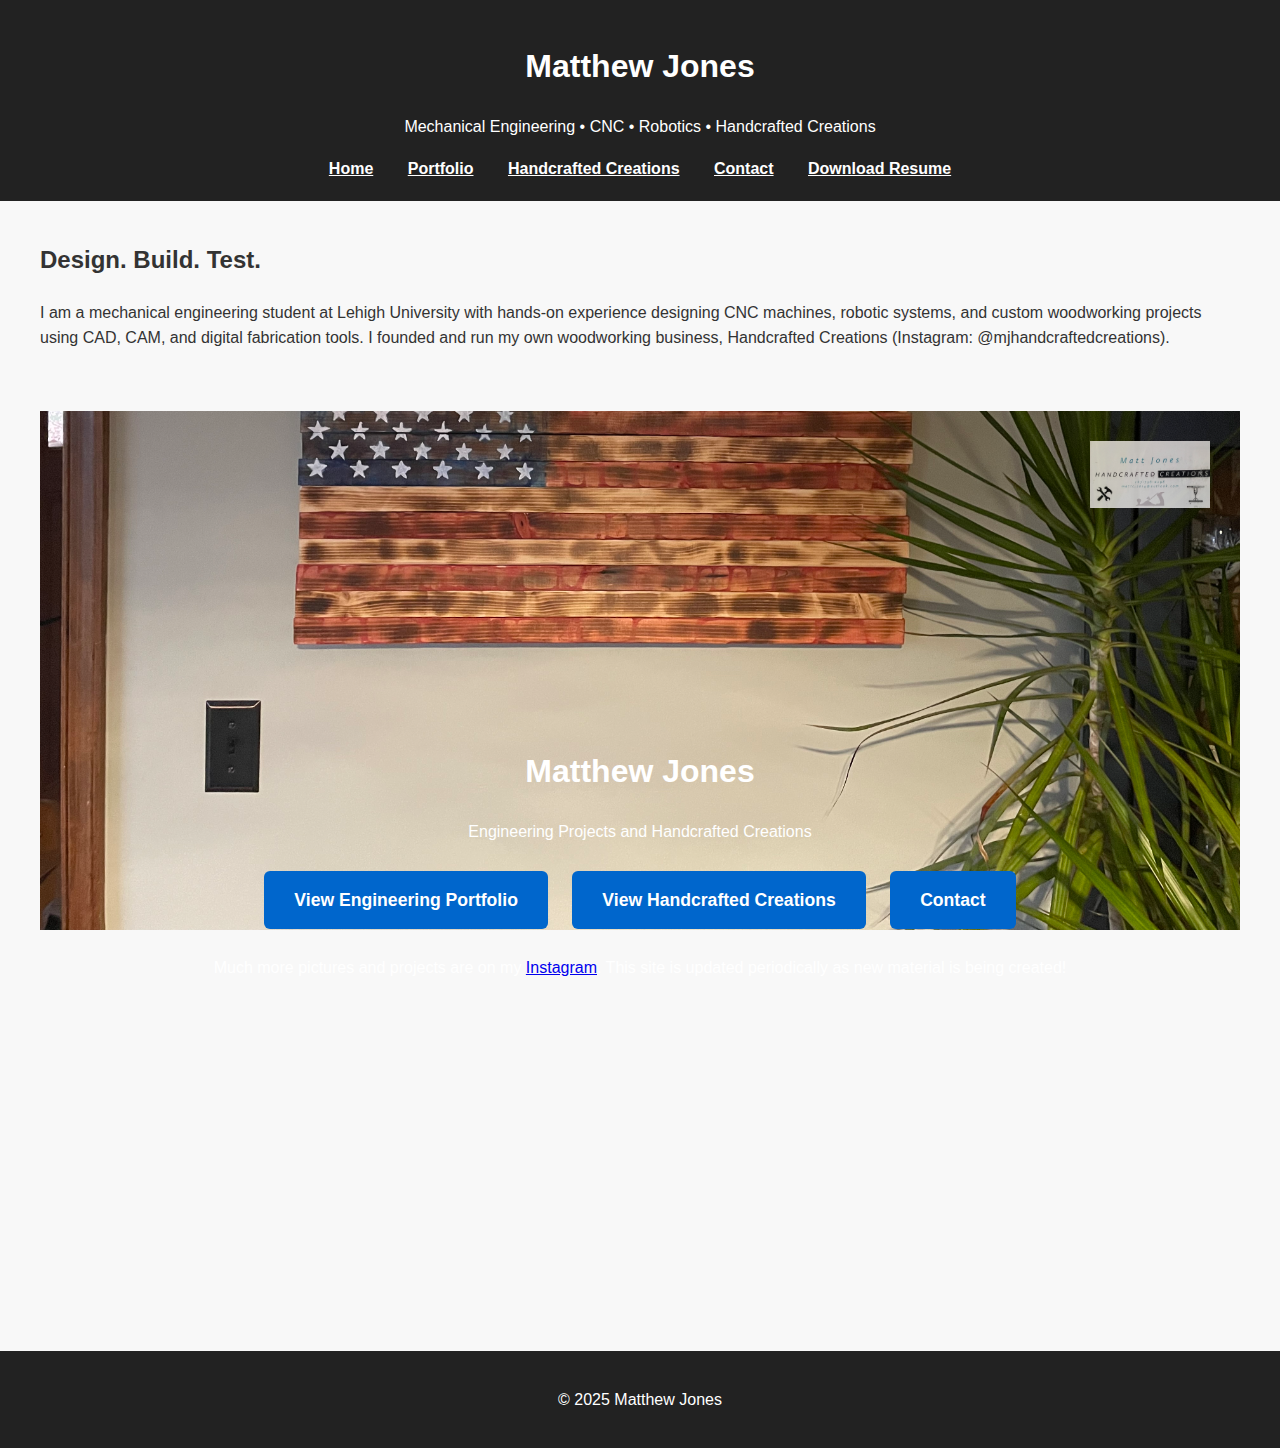
<file: index.html>
<!DOCTYPE html>
<html lang="en">
<head>
  <meta charset="UTF-8">
  <title>Matthew Jones | Engineering Portfolio</title>

  <!-- Link CSS -->
  <link rel="stylesheet" href="css/style.css">
</head>

<body>

<header class="site-header">
  <h1>Matthew Jones</h1>
  <p>Mechanical Engineering • CNC • Robotics • Handcrafted Creations</p>

  <nav>
    <a href="index.html">Home</a>
    <a href="portfolio.html">Portfolio</a>
    <a href="handcrafted.html">Handcrafted Creations</a>
    <a href="contact.html">Contact</a>
    <a href="assets/Matthew_Jones_Resume.pdf" target="_blank" class="resume-btn">
      Download Resume
    </a>
  </nav>
</header>

<main>

  <!-- Intro Section -->
  <section class="section-spacing intro-block">
    <h2>Design. Build. Test.</h2>
    <p>
      I am a mechanical engineering student at Lehigh University with hands-on experience
      designing CNC machines, robotic systems, and custom woodworking projects using CAD,
      CAM, and digital fabrication tools. I founded and run my own woodworking business,
      Handcrafted Creations (Instagram: @mjhandcraftedcreations).
    </p>
  </section>
  <!-- Hero Section -->
  <section class="hero">
    <img class="hero-logo" src="images/logo/handcrafted-logo.jpg" alt="Handcrafted Creations Logo">

    <div class="hero-content">
      <h1>Matthew Jones</h1>
      <p>Engineering Projects and Handcrafted Creations</p>
      <div class="home-links">
        <a href="portfolio.html">View Engineering Portfolio</a>
        <a href="handcrafted.html">View Handcrafted Creations</a>
        <a href="contact.html">Contact</a>
      </div>
      <p class="under-construction">
        Much more pictures and projects are on my 
  	<a href="https://www.instagram.com/mjhandcraftedcreations/" target="_blank">Instagram</a>.
  	This site is updated periodically as new material is being created!
      </p>
    </div>
  </section>

  

</main>

<footer>
  <p>© 2025 Matthew Jones</p>
</footer>

</body>
</html>
</file>
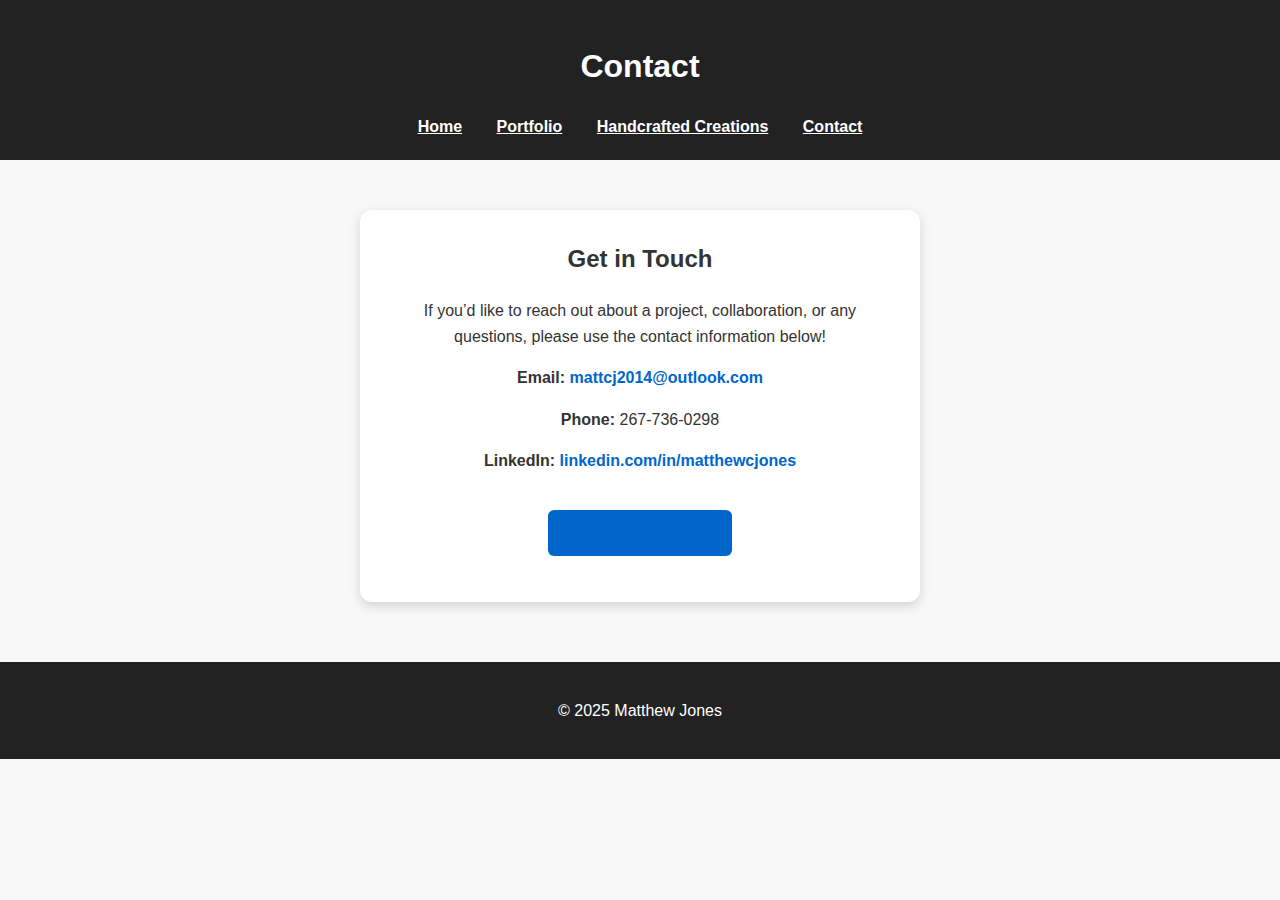
<file: contact.html>
<!DOCTYPE html>
<html lang="en">
<head>
  <meta charset="UTF-8">
  <title>Contact | Matthew Jones</title>
  <link rel="stylesheet" href="css/style.css">
</head>

<body>

<header class="site-header">
  <h1>Contact</h1>
  <nav>
    <a href="index.html">Home</a>
    <a href="portfolio.html">Portfolio</a>
    <a href="handcrafted.html">Handcrafted Creations</a>
    <a href="contact.html">Contact</a>
  </nav>
</header>

<main>
  <section class="section-spacing">
    <div class="contact-block">
      <h2>Get in Touch</h2>
      <p>If you’d like to reach out about a project, collaboration, or any questions, please use the contact information below!</p>

      <p><strong>Email:</strong> <a href="mailto:mattcj2014@outlook.com">mattcj2014@outlook.com</a></p>
      <p><strong>Phone:</strong> 267-736-0298</p>
      <p><strong>LinkedIn:</strong> <a href="https://www.linkedin.com/in/matthew-c-jones-4859a9270/" target="_blank">linkedin.com/in/matthewcjones</a></p>

      <p><a href="docs/Matthew_Jones_Resume.pdf" download class="download-resume">Download Resume</a></p>
    </div>
  </section>
</main>

<footer>
  <p>© 2025 Matthew Jones</p>
</footer>

</body>
</html>
</file>
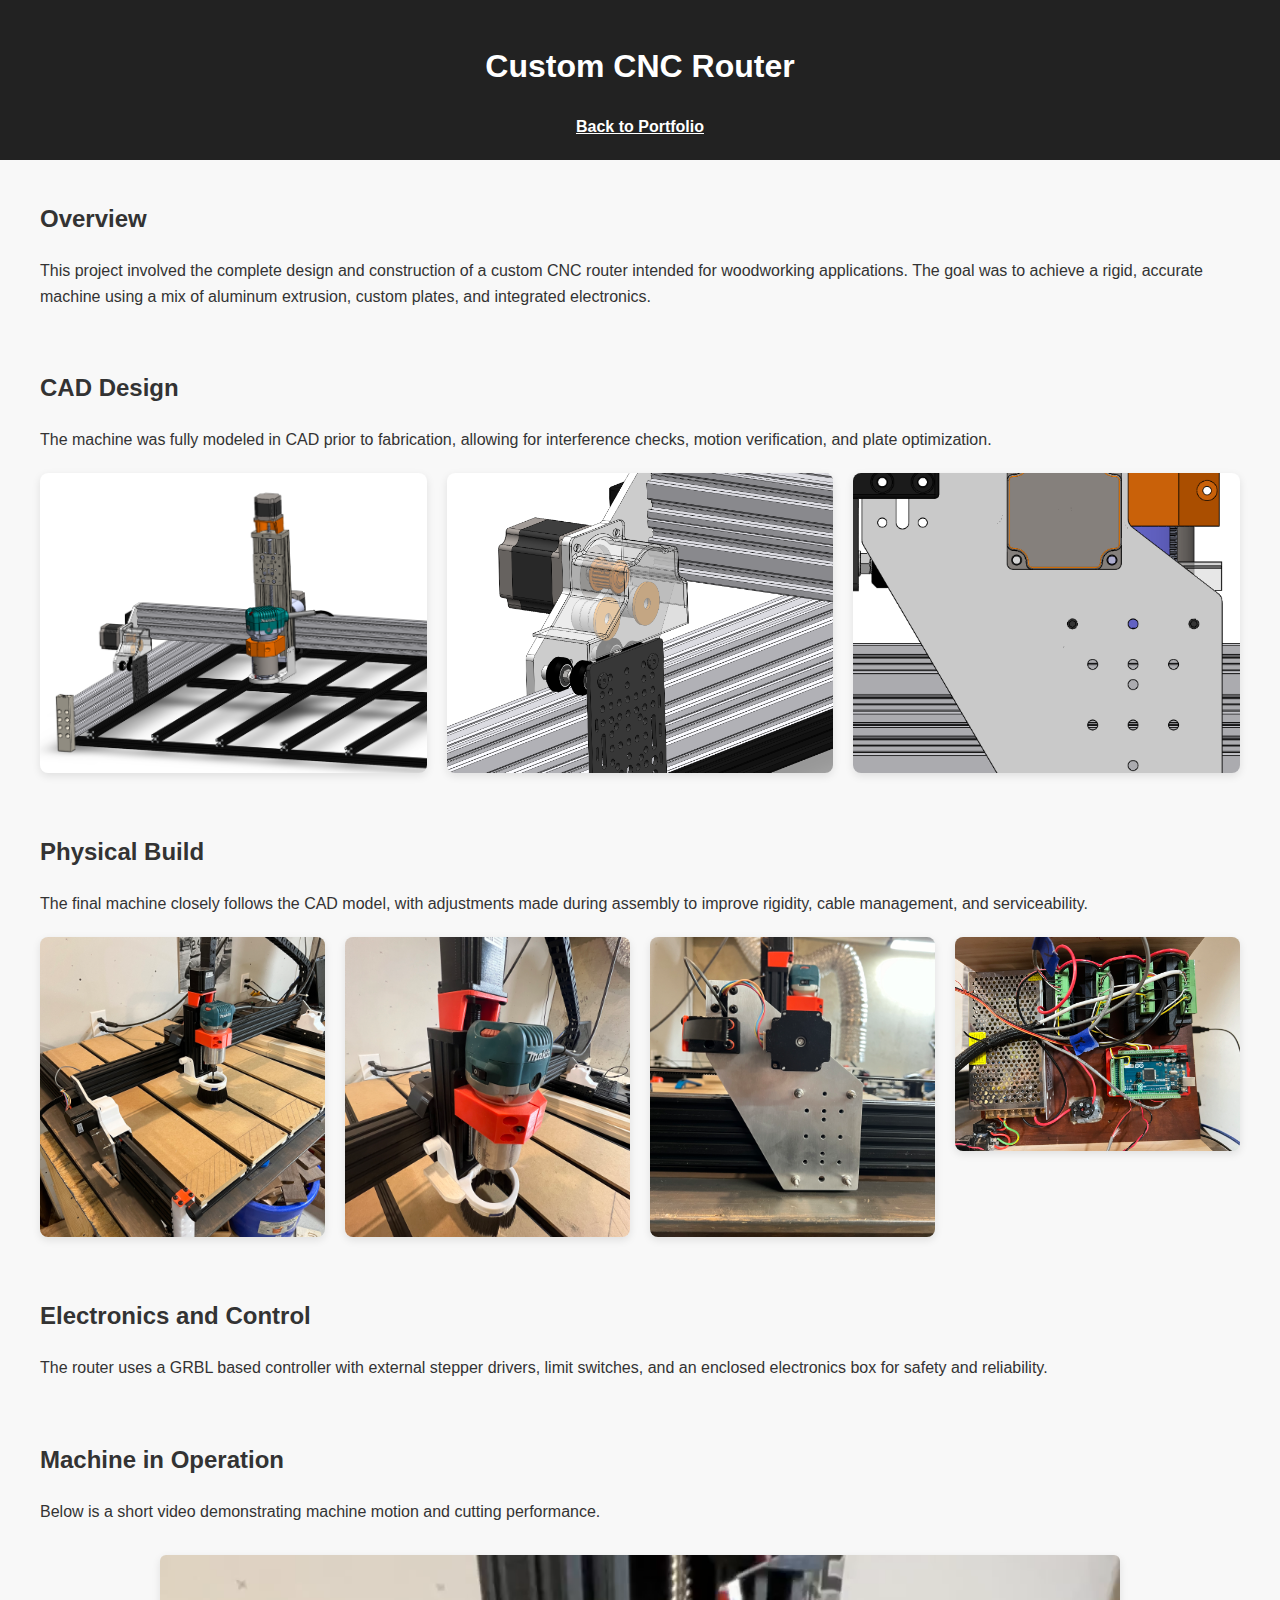
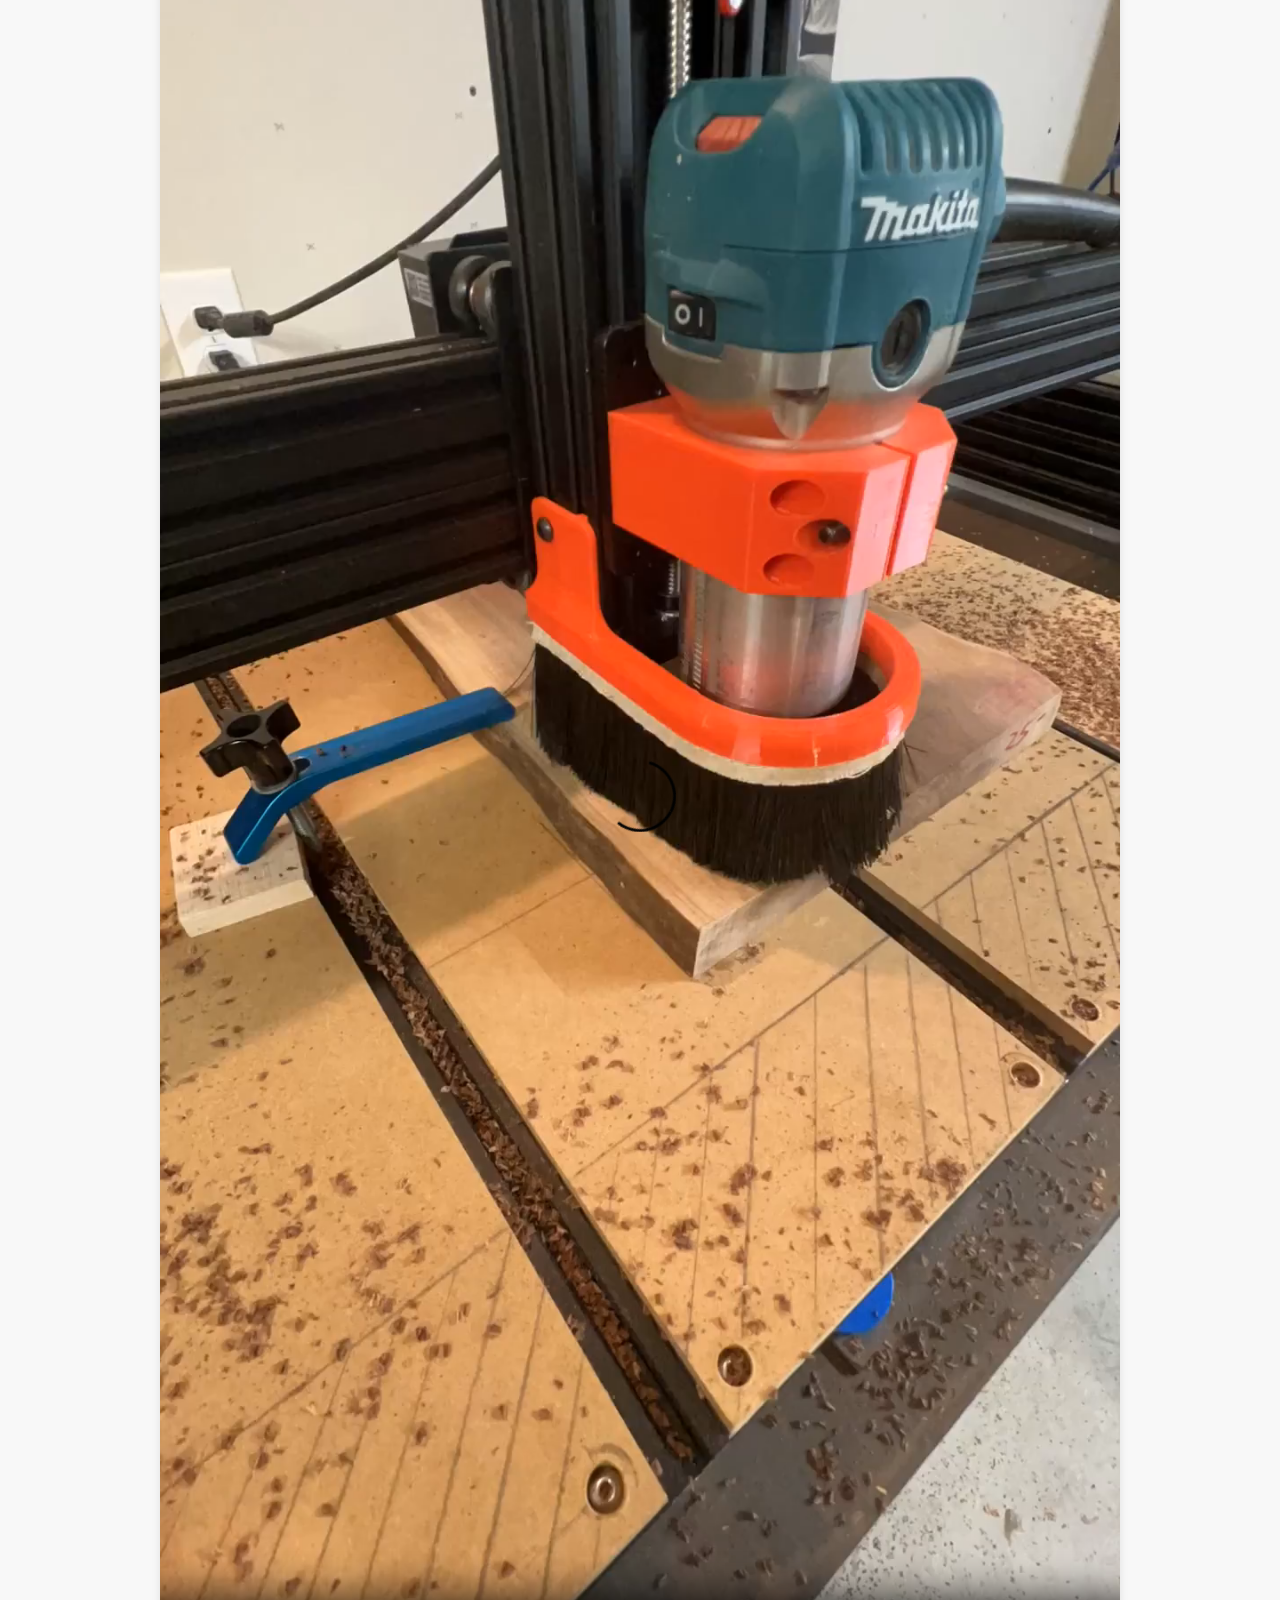
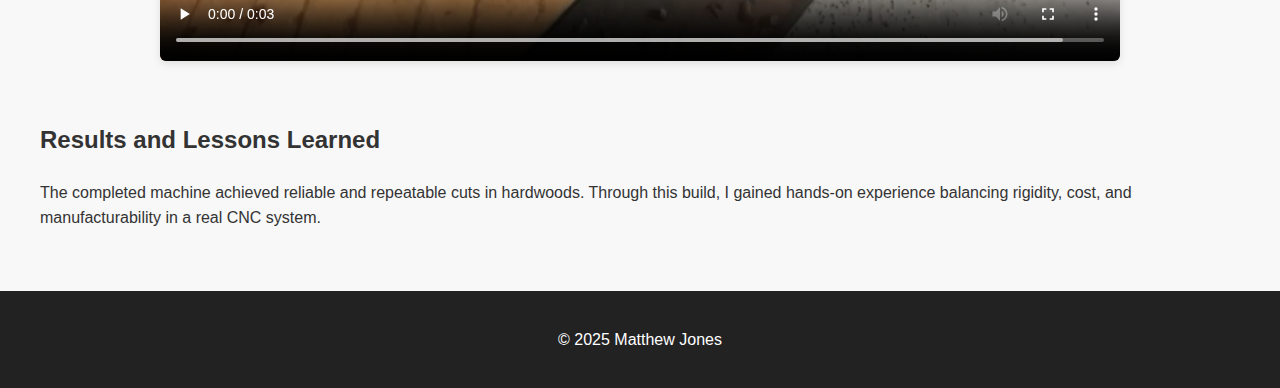
<file: projects/cnc-router.html>
<!DOCTYPE html>
<html lang="en">
<head>
  <meta charset="UTF-8">
  <title>Custom CNC Router | Matthew Jones</title>
  <link rel="stylesheet" href="../css/style.css">
</head>

<body>

<header class="site-header">
  <h1>Custom CNC Router</h1>
  <nav>
    <a href="../portfolio.html">Back to Portfolio</a>
  </nav>
</header>

<main class="project-container">

  <!-- ===== Overview ===== -->
  <section class="section-spacing">
    <h2>Overview</h2>
    <p>
      This project involved the complete design and construction of a custom CNC
      router intended for woodworking applications. The goal was to achieve a rigid,
      accurate machine using a mix of aluminum extrusion, custom plates, and
      integrated electronics.
    </p>
  </section>

  <!-- ===== CAD Design ===== -->
  <section class="section-spacing">
    <h2>CAD Design</h2>
    <p>
      The machine was fully modeled in CAD prior to fabrication, allowing for
      interference checks, motion verification, and plate optimization.
    </p>

    <div class="handcrafted-gallery">
      <img src="../images/portfolio/cnc-router/full-view.png" alt="Full CAD view of CNC router">
      <img src="../images/portfolio/cnc-router/y-axis.png" alt="CAD model of Y axis">
      <img src="../images/portfolio/cnc-router/y-plate.png" alt="CAD model of Y axis plate">
    </div>
  </section>

  <!-- ===== Physical Build ===== -->
  <section class="section-spacing">
    <h2>Physical Build</h2>
    <p>
      The final machine closely follows the CAD model, with adjustments made during
      assembly to improve rigidity, cable management, and serviceability.
    </p>

    <div class="handcrafted-gallery">
      <img src="../images/portfolio/cnc-router/real-full-view.jpg" alt="Completed CNC router">
      <img src="../images/portfolio/cnc-router/z-axis.jpg" alt="Z axis assembly">
      <img src="../images/portfolio/cnc-router/real-y-plate.jpg" alt="Y axis plate on real machine">
      <img src="../images/portfolio/cnc-router/electronics-box.jpg" alt="CNC electronics enclosure">
    </div>
  </section>

  <!-- ===== Electronics ===== -->
  <section class="section-spacing">
    <h2>Electronics and Control</h2>
    <p>
      The router uses a GRBL based controller with external stepper drivers, limit
      switches, and an enclosed electronics box for safety and reliability.
    </p>
  </section>

  <!-- ===== Machine in Operation Video ===== -->
  <section class="section-spacing">
    <h2>Machine in Operation</h2>
    <p>
      Below is a short video demonstrating machine motion and cutting performance.
    </p>

    <div class="handcrafted-video">
      <video controls>
        <source src="../images/portfolio/cnc-router/router-video.mp4" type="video/mp4">
        Your browser does not support the video tag.
      </video>
    </div>
  </section>

  <!-- ===== Results ===== -->
  <section class="section-spacing">
    <h2>Results and Lessons Learned</h2>
    <p>
      The completed machine achieved reliable and repeatable cuts in hardwoods.
      Through this build, I gained hands-on experience balancing rigidity, cost,
      and manufacturability in a real CNC system.
    </p>
  </section>

</main>

<footer>
  <p>© 2025 Matthew Jones</p>
</footer>

</body>
</html>
</file>
<file: css/style.css>
/* ===== General Styles ===== */
body {
  margin: 0;
  font-family: Arial, Helvetica, sans-serif;
  line-height: 1.6;
  color: #333;
  background-color: #f8f8f8; /* default for other pages */
}

/* ===== Homepage Hero Background ===== */
body.homepage {
  background-image: url("../images/background.jpg");
  background-size: cover;
  background-position: center;
  background-repeat: no-repeat;
  background-attachment: fixed;
}

/* ===== Header ===== */
.site-header {
  background-color: #222;
  color: white;
  padding: 20px;
  text-align: center;
  position: relative;
  z-index: 5;
}

.site-header nav a {
  margin: 0 15px;
  color: white;
  font-weight: 600;
}

.site-header nav a:hover {
  text-decoration: underline;
}

/* ===== Hero Section (centered content) ===== */
.hero {
  position: relative;
  min-height: 100vh;
  background-image: url("../images/background.jpg"); /* make sure the path and name are correct */
  background-size: cover;
  background-position: center;
  background-repeat: no-repeat;
  background-attachment: fixed; /* keeps it static when scrolling */
  display: flex;
  justify-content: center;
  align-items: center;
  overflow: hidden;
  z-index: 0;
}

.hero::before {
  content: "";
  position: absolute;
  inset: 0;
  background: none; /* optional overlay for contrast */
  z-index: 0;
}

.hero-content {
  position: relative;
  z-index: 1;
  text-align: center;
  max-width: 900px;
  padding: 20px;
  color: white;
}

.hero-logo {
  position: absolute;
  top: 30px;
  right: 30px;
  width: 120px;
  opacity: 0.85;
  z-index: 2;
}

.home-links {
  margin-top: 10px;
}

.home-links a {
  display: inline-block;
  padding: 15px 30px;
  margin: 10px;
  font-size: 1.1rem;
  font-weight: 600;
  text-decoration: none;
  color: white;
  background-color: #0066cc;
  border-radius: 6px;
  transition: background 0.3s;
}

.home-links a:hover {
  background-color: #004c99;
}


/* ===== Main Content ===== */
main {
  max-width: 1200px;
  margin: 40px auto;
  padding: 0 20px;
  position: relative;
  z-index: 1;
}

/* ===== Handcrafted Gallery ===== */
/* ===== Handcrafted Gallery ===== */
.handcrafted-gallery {
  display: grid;
  grid-template-columns: repeat(auto-fit, minmax(250px, 1fr));
  gap: 20px;
  margin-top: 20px;
}

.handcrafted-gallery img {
  width: 100%;
  height: auto;        /* maintain aspect ratio */
  object-fit: cover;   /* fills the box nicely without distortion */
  border-radius: 8px;
  background-color: #f0f0f0;
  max-height: 300px;   /* keeps images similar size */
  box-shadow: 0 3px 8px rgba(0,0,0,0.1);
  transition: transform 0.3s;
}

.handcrafted-gallery img:hover {
  transform: scale(1.03);
}

.handcrafted-video {
  display: flex;
  justify-content: center;
  margin-top: 30px;
}

.handcrafted-video video {
  max-width: 80%;
  height: auto;
  border-radius: 6px;
  box-shadow: 0 3px 8px rgba(0,0,0,0.1);

}

/* ===== Portfolio Gallery ===== */
.portfolio-gallery {
  display: grid;
  grid-template-columns: repeat(auto-fit, minmax(300px, 1fr));
  gap: 20px;
  margin-top: 20px;
}

.portfolio-gallery img {
  width: 100%;
  height: auto;
  object-fit: contain;
  border-radius: 6px;
  background-color: #f0f0f0;
  max-height: 400px;
}

.portfolio-video {
  display: flex;
  justify-content: center;
  margin-top: 30px;
}

.portfolio-video video {
  max-width: 100%;
  height: auto;
  border-radius: 6px;
}

/* ===== Section Spacing ===== */
.section-spacing {
  margin-bottom: 60px;
}

/* ===== Project Cards ===== */
.project-list {
  display: grid;
  grid-template-columns: repeat(auto-fit, minmax(280px, 1fr));
  gap: 25px;
}

.project-card {
  background-color: white;
  padding: 20px;
  border-radius: 8px;
  box-shadow: 0 4px 10px rgba(0,0,0,0.1);
  transition: transform 0.3s, box-shadow 0.3s;
}

.project-card .mini-gallery {
  display: grid;
  grid-template-columns: repeat(auto-fit, minmax(150px, 1fr));
  gap: 15px;
  margin-top: 10px;
}

.project-card .mini-gallery img {
  width: 100%;
  height: auto;
  object-fit: cover;
  max-height: 180px; /* keeps images small and consistent */
  border-radius: 6px;
  box-shadow: 0 2px 6px rgba(0,0,0,0.1);
  transition: transform 0.3s;
}

.project-card .mini-gallery img:hover {
  transform: scale(1.03);
}
.project-card:hover {
  transform: translateY(-5px);
  box-shadow: 0 8px 15px rgba(0,0,0,0.2);
}

.project-card h3 {
  margin-top: 0;
}

.project-card a {
  display: inline-block;
  margin-top: 15px;
  padding: 10px 20px;
  background-color: #0066cc;
  color: white;
  font-weight: 600;
  border-radius: 6px;
  text-align: center;
}

.project-card a:hover {
  background-color: #004c99;
}

/* ===== Footer ===== */
footer {
  text-align: center;
  padding: 20px;
  background-color: #222;
  color: white;
}

/* ===== Contact Page ===== */
.contact-container {
  max-width: 600px;
  margin: 60px auto;
  padding: 40px 30px;
  background-color: rgba(255, 255, 255, 0.95);
  border-radius: 12px;
  box-shadow: 0 4px 15px rgba(0, 0, 0, 0.15);
  text-align: center;
  color: #222;
}

.contact-container h2 {
  margin-bottom: 25px;
  font-size: 2rem;
  color: #0066cc;
}

.contact-container p {
  font-size: 1.1rem;
  margin-bottom: 15px;
  line-height: 1.6;
}

.contact-container a {
  color: #0066cc;
  font-weight: 600;
  text-decoration: none;
  transition: color 0.3s;
}

.contact-container a:hover {
  color: #004c99;
  text-decoration: underline;
}

/* Optional: responsive adjustments */
@media (max-width: 768px) {
  .contact-container {
    margin: 40px 20px;
    padding: 30px 20px;
  }

  .contact-container h2 {
    font-size: 1.7rem;
  }

  .contact-container p {
    font-size: 1rem;
  }
}
/* ===== Responsive ===== */
@media (max-width: 768px) {
  .hero-logo {
    width: 90px;
    top: 15px;
    right: 15px;
  }

  .hero-content {
    padding: 25px;
  }

  .handcrafted-gallery img {
    max-height: 250px;
  }

  .portfolio-gallery img {
    max-height: 250px;
  }

  .home-links a {
    width: 80%;
  }
}

@media (max-width: 768px) {
  .handcrafted-gallery {
    grid-template-columns: repeat(auto-fit, minmax(180px, 1fr));
  }

  .handcrafted-gallery img {
    max-height: 200px;
  }
}

/* ===== Cover Images (full view without cropping) ===== */
.cover-image {
  width: 100%;
  max-width: 600px;    /* limit how big it can get */
  height: auto;        /* maintain aspect ratio */
  object-fit: contain; /* show entire image */
  border-radius: 6px;
  background-color: #f0f0f0;
  box-shadow: 0 3px 8px rgba(0,0,0,0.1);
  margin: 0 auto 20px auto; /* center it with margin */
  display: block;
}

/* Project card cover images */
.project-cover {
  width: 100%;
  max-height: 180px;   /* keeps all covers consistent */
  object-fit: cover;   /* fills the space without stretching */
  border-radius: 6px;
  margin-bottom: 15px;
  box-shadow: 0 3px 6px rgba(0,0,0,0.1);
}


/* Contact Page Block */
.contact-block {
  max-width: 500px;
  margin: 50px auto;       /* centers the block */
  padding: 30px;
  background-color: white;
  border-radius: 12px;
  box-shadow: 0 4px 12px rgba(0,0,0,0.15);
  text-align: center;
}

.contact-block h2 {
  margin-top: 0;
}

.contact-block a {
  color: #0066cc;
  font-weight: 600;
  text-decoration: none;
}

.contact-block a:hover {
  text-decoration: underline;
}

.download-resume {
  display: inline-block;
  margin-top: 20px;
  padding: 10px 20px;
  background-color: #0066cc;
  color: white;
  border-radius: 6px;
  font-weight: 600;
  transition: background 0.3s;
}

.download-resume:hover {
  background-color: #004c99;
}

.cover-photo {
  display: flex;
  justify-content: center;
  margin-top: 20px;
}

.cover-photo img {
  width: 100%;       /* fill container width */
  max-width: 900px;  /* optional: limit very large screens */
  height: auto;      /* maintain aspect ratio */
  object-fit: contain; /* ensures full image is visible, no cropping */
  border-radius: 6px;
  background-color: #f0f0f0; /* optional placeholder background */
}
</file>
